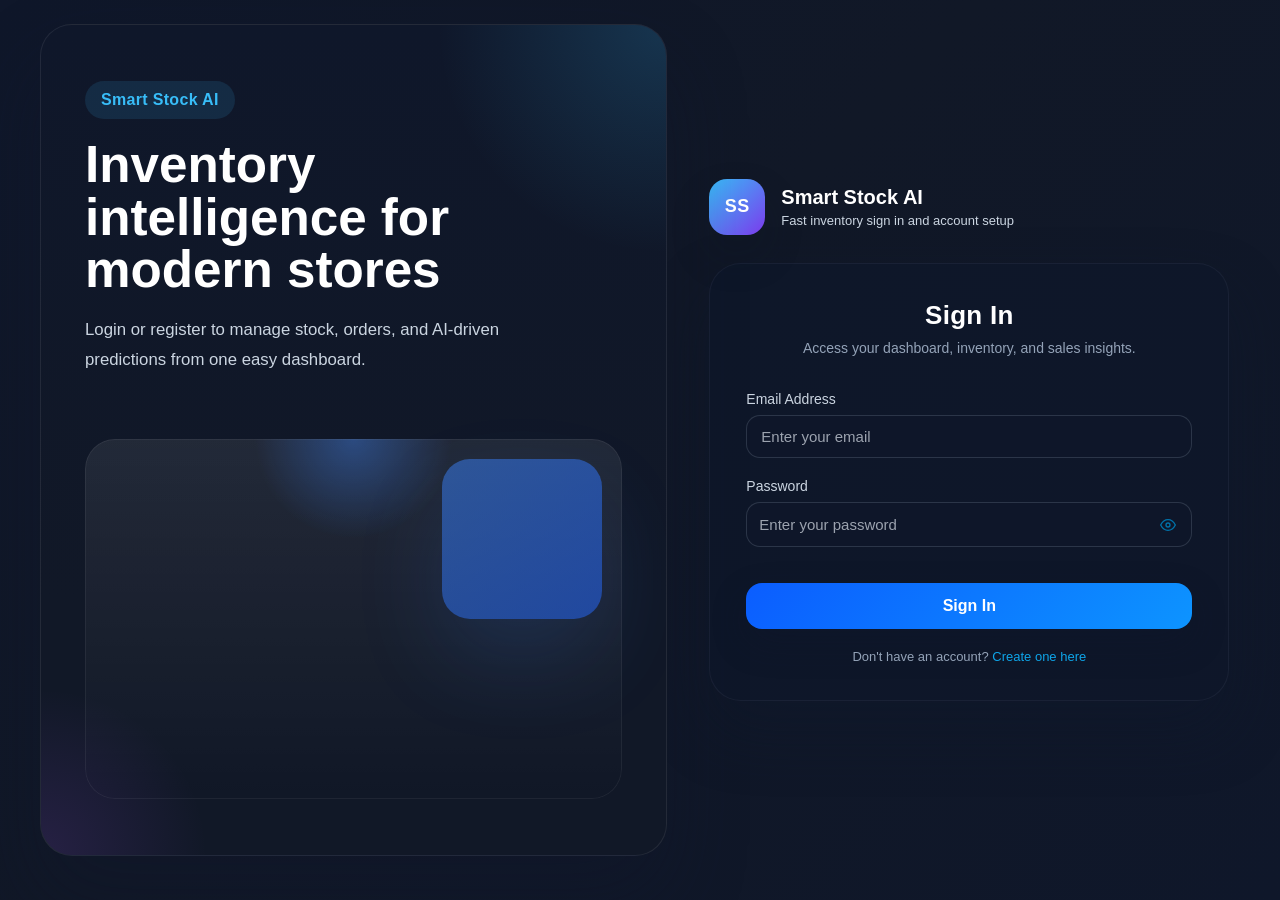
<file: 1st prog/index.html>
<!doctype html>
<html lang="en">
  <head>
    <meta charset="UTF-8" />
    <meta name="viewport" content="width=device-width, initial-scale=1.0" />
    <title>Login & Registration</title>
    <link rel="stylesheet" href="css/style.css" />
  </head>
  <body>
    <div class="page-shell">
      <section class="hero-panel">
        <div class="hero-content">
          <span class="hero-tag">Smart Stock AI</span>
          <h1>Inventory intelligence for modern stores</h1>
          <p>Login or register to manage stock, orders, and AI-driven predictions from one easy dashboard.</p>
        </div>
        <div class="hero-visual"></div>
      </section>

      <section class="auth-panel">
        <div class="container">
          <div class="auth-brand">
            <div class="brand-mark">SS</div>
            <div class="brand-copy">
              <h1>Smart Stock AI</h1>
              <p>Fast inventory sign in and account setup</p>
            </div>
          </div>
          <div class="auth-card">
            <div class="auth-entry" id="auth-entry" style="display: none;">
        <div class="entry-card">
          <h2>Welcome</h2>
          <p>
            Select login or registration to continue to your inventory
            dashboard.
          </p>
          <div class="entry-actions">
            <button
              type="button"
              class="btn btn-secondary"
              onclick="showAuthForm('login')"
            >
              Login
            </button>
            <button
              type="button"
              class="btn btn-primary"
              onclick="showAuthForm('register')"
            >
              Register
            </button>
          </div>
        </div>
      </div>

      <!-- Login Form -->
      <div class="form-container" id="login-form" style="display: none">
        <div class="form-header">
          <h2>Sign In</h2>
          <p class="form-subtitle">
            Access your dashboard, inventory, and sales insights.
          </p>
        </div>
        <form method="POST" action="php/auth/login.php">
          <div class="form-group">
            <label for="email">Email Address</label>
            <input
              type="email"
              id="email"
              name="email"
              placeholder="Enter your email"
              required
            />
          </div>
          <div class="form-group password-field">
            <label for="password">Password</label>
            <div class="password-wrapper">
              <input
                type="password"
                id="password"
                name="password"
                placeholder="Enter your password"
                required
              />
              <button
                type="button"
                class="password-toggle"
                onclick="
                  togglePasswordField('password');
                  return false;
                "
                tabindex="-1"
              >
                <svg
                  viewBox="0 0 24 24"
                  fill="none"
                  stroke="currentColor"
                  stroke-width="2"
                >
                  <path d="M1 12s4-8 11-8 11 8 11 8-4 8-11 8-11-8-11-8z"></path>
                  <circle cx="12" cy="12" r="3"></circle>
                </svg>
              </button>
            </div>
          </div>
          <button type="submit" class="btn btn-primary">Sign In</button>
          <p class="toggle-text">
            Don't have an account?
            <a href="#" onclick="showAuthForm('register')">Create one here</a>
          </p>
        </form>
        <div id="login-message"></div>
      </div>

      <!-- Registration Form -->
      <div class="form-container" id="register-form" style="display: none">
        <div class="form-header">
          <h2>Create Account</h2>
          <p class="form-subtitle">
            Create your account and connect your store.
          </p>
        </div>
        <form method="POST" action="php/auth/register.php">
          <div class="form-row">
            <div class="form-group">
              <label for="first-name">First Name</label>
              <input
                type="text"
                id="first-name"
                name="first_name"
                placeholder="John"
                required
              />
            </div>
            <div class="form-group">
              <label for="middle-name">Middle Name</label>
              <input
                type="text"
                id="middle-name"
                name="middle_name"
                placeholder="Robert"
              />
            </div>
          </div>
          <div class="form-row">
            <div class="form-group">
              <label for="suffix-name">Suffix</label>
              <input
                type="text"
                id="suffix-name"
                name="suffix_name"
                placeholder="Jr., Sr."
              />
            </div>
            <div class="form-group">
              <label for="last-name">Last Name</label>
              <input
                type="text"
                id="last-name"
                name="last_name"
                placeholder="Doe"
                required
              />
            </div>
          </div>
          <div class="form-group">
            <label for="reg-email">Email Address</label>
            <input
              type="email"
              id="reg-email"
              name="email"
              placeholder="john.doe@example.com"
              required
            />
          </div>
          <div class="form-row">
            <div class="form-group password-field">
              <label for="reg-password">Password</label>
              <div class="password-wrapper">
                <input
                  type="password"
                  id="reg-password"
                  name="password"
                  placeholder="Min. 6 characters"
                  required
                />
                <button
                  type="button"
                  class="password-toggle"
                  onclick="
                    togglePasswordField('reg-password');
                    return false;
                  "
                  tabindex="-1"
                >
                  <svg
                    viewBox="0 0 24 24"
                    fill="none"
                    stroke="currentColor"
                    stroke-width="2"
                  >
                    <path
                      d="M1 12s4-8 11-8 11 8 11 8-4 8-11 8-11-8-11-8z"
                    ></path>
                    <circle cx="12" cy="12" r="3"></circle>
                  </svg>
                </button>
              </div>
            </div>
            <div class="form-group password-field">
              <label for="confirm-password">Confirm Password</label>
              <div class="password-wrapper">
                <input
                  type="password"
                  id="confirm-password"
                  name="confirm_password"
                  placeholder="Repeat password"
                  required
                />
                <button
                  type="button"
                  class="password-toggle"
                  onclick="
                    togglePasswordField('confirm-password');
                    return false;
                  "
                  tabindex="-1"
                >
                  <svg
                    viewBox="0 0 24 24"
                    fill="none"
                    stroke="currentColor"
                    stroke-width="2"
                  >
                    <path
                      d="M1 12s4-8 11-8 11 8 11 8-4 8-11 8-11-8-11-8z"
                    ></path>
                    <circle cx="12" cy="12" r="3"></circle>
                  </svg>
                </button>
              </div>
            </div>
          </div>
          <div class="form-section">
            <h3>Location Information</h3>
            <div class="form-row">
              <div class="form-group">
                <label for="province">Province</label>
                <select id="province" name="province_id" required>
                  <option value="">Select Province</option>
                </select>
              </div>
              <div class="form-group">
                <label for="municipality">Municipality</label>
                <select
                  id="municipality"
                  name="municipality_id"
                  required
                  disabled
                >
                  <option value="">Select Municipality</option>
                </select>
              </div>
            </div>
            <div class="form-group">
              <label for="barangay">Barangay</label>
              <select id="barangay" name="barangay_id" required disabled>
                <option value="">Select Barangay</option>
              </select>
            </div>
          </div>
          <div class="form-section">
            <h3>Store Information</h3>
            <div class="form-group">
              <label for="store-option">Store Option</label>
              <div class="radio-group">
                <label class="radio-label">
                  <input
                    type="radio"
                    name="store_option"
                    value="existing"
                    checked
                    onchange="toggleStoreInput()"
                  />
                  <span>Select Existing Store</span>
                </label>
                <label class="radio-label">
                  <input
                    type="radio"
                    name="store_option"
                    value="new"
                    onchange="toggleStoreInput()"
                  />
                  <span>Create New Store</span>
                </label>
              </div>
            </div>
            <div class="form-group" id="existing-store-group">
              <label for="store-select">Select Store</label>
              <select id="store-select" name="store_id">
                <option value="">Choose a Store</option>
              </select>
            </div>
            <div class="form-group" id="new-store-group" style="display: none">
              <label for="custom-store-name">Store Name</label>
              <input
                type="text"
                id="custom-store-name"
                name="custom_store_name"
                placeholder="Enter your store name"
              />
            </div>
          </div>
          <button type="submit" class="btn btn-primary">Create Account</button>
          <p class="toggle-text">
            Already have an account?
            <a href="#" onclick="showAuthForm('login')">Sign in here</a>
          </p>
        </form>
        <div id="register-message"></div>
          </div>
        </div>
      </section>
    </div>

    <script src="js/script.js"></script>
  </body>
</html>
</file>
<file: 1st prog/css/style.css>
* {
    margin: 0;
    padding: 0;
    box-sizing: border-box;
}

body {
    font-family: -apple-system, BlinkMacSystemFont, 'Segoe UI', Roboto, Oxygen-Sans, Ubuntu, Cantarell, 'Helvetica Neue', sans-serif;
    background: linear-gradient(135deg, #0f172a 0%, #111827 45%, #0f172a 100%);
    min-height: 100vh;
    margin: 0;
    padding: 24px;
    color: #ffffff;
}

.page-shell {
    display: grid;
    grid-template-columns: 1.1fr 0.95fr;
    gap: 32px;
    width: min(1200px, 100%);
    margin: 0 auto;
    min-height: calc(100vh - 48px);
    padding-bottom: 20px;
}

.hero-panel {
    position: relative;
    border-radius: 32px;
    overflow: hidden;
    background: linear-gradient(180deg, #0f172a 0%, #111827 70%, #111827 100%);
    padding: 56px 44px;
    display: flex;
    flex-direction: column;
    justify-content: space-between;
    box-shadow: 0 40px 80px rgba(15, 23, 42, 0.32);
    border: 1px solid rgba(255, 255, 255, 0.08);
}

.hero-panel::before {
    content: "";
    position: absolute;
    inset: 0;
    background: radial-gradient(circle at top right, rgba(56, 189, 248, 0.18), transparent 22%),
                radial-gradient(circle at bottom left, rgba(168, 85, 247, 0.14), transparent 16%);
    pointer-events: none;
}

.auth-panel {
    display: flex;
    align-items: center;
    justify-content: center;
}

.auth-card {
    width: 100%;
    border-radius: 32px;
    background: rgba(15, 23, 42, 0.98);
    padding: 36px;
    box-shadow: 0 30px 60px rgba(15, 23, 42, 0.5);
    border: 1px solid rgba(148, 163, 184, 0.12);
}

.auth-brand {
    display: flex;
    align-items: center;
    gap: 14px;
    margin-bottom: 26px;
}

.brand-mark {
    width: 56px;
    height: 56px;
    border-radius: 18px;
    background: linear-gradient(135deg, #38bdf8, #7c3aed);
    color: white;
    font-weight: 700;
    display: grid;
    place-items: center;
    font-size: 18px;
    letter-spacing: 0.04em;
    box-shadow: 0 20px 40px rgba(15, 23, 42, 0.25);
}

.form-group {
    margin-bottom: 20px;
}

.form-group label {
    display: block;
    margin-bottom: 10px;
    color: #cbd5e1;
    font-weight: 600;
    font-size: 14px;
}

input, select {
    width: 100%;
    padding: 14px 16px;
    border: 1px solid rgba(148, 163, 184, 0.16);
    border-radius: 16px;
    font-size: 15px;
    transition: all 0.2s ease;
    background-color: rgba(15, 23, 42, 0.82);
    box-sizing: border-box;
    color: #e2e8f0;
}

input:focus, select:focus {
    outline: none;
    border-color: #38bdf8;
    background-color: rgba(15, 23, 42, 0.95);
    box-shadow: 0 0 0 3px rgba(56, 189, 248, 0.16);
}

.hero-panel .hero-content {
    position: relative;
    z-index: 1;
    max-width: 480px;
}

.hero-tag {
    display: inline-flex;
    align-items: center;
    gap: 10px;
    margin-bottom: 20px;
    padding: 10px 16px;
    border-radius: 999px;
    background: rgba(56, 189, 248, 0.12);
    color: #38bdf8;
    font-weight: 600;
    letter-spacing: 0.02em;
}

.hero-panel h1 {
    color: #ffffff;
    font-size: clamp(2.5rem, 4vw, 3.6rem);
    line-height: 1.03;
    margin: 0 0 18px;
}

.hero-panel p {
    color: #cbd5e1;
    font-size: 1.05rem;
    max-width: 470px;
    line-height: 1.8;
    margin: 0;
}

.hero-visual {
    position: relative;
    z-index: 1;
    height: 360px;
    border-radius: 30px;
    margin-top: 40px;
    background: radial-gradient(circle at top center, rgba(59, 130, 246, 0.38), transparent 22%),
                linear-gradient(180deg, rgba(255,255,255,0.08), rgba(255,255,255,0));
    box-shadow: inset 0 0 0 1px rgba(255,255,255,0.06);
}

.hero-visual::after {
    content: "";
    position: absolute;
    inset: 20px 20px auto auto;
    width: 160px;
    height: 160px;
    border-radius: 28px;
    background: linear-gradient(135deg, rgba(59,130,246,0.5), rgba(37,99,235,0.6));
    box-shadow: 0 40px 90px rgba(59,130,246,0.14);
}

.auth-panel {
    display: flex;
    align-items: center;
}

.container {
    width: 100%;
    max-width: 520px;
    padding: 0;
}

.auth-card {
    width: 100%;
    border-radius: 32px;
    background: rgba(15, 23, 42, 0.96);
    padding: 36px;
    box-shadow: 0 30px 60px rgba(15, 23, 42, 0.42);
    border: 1px solid rgba(148, 163, 184, 0.08);
}

.auth-brand {
    display: flex;
    align-items: center;
    gap: 14px;
    margin-bottom: 26px;
}

.entry-card {
    background: rgba(15, 23, 42, 0.95);
    border: 1px solid rgba(148, 163, 184, 0.12);
    border-radius: 24px;
    padding: 28px 28px 24px;
    box-shadow: 0 18px 42px rgba(15, 23, 42, 0.18);
    text-align: center;
}

.entry-card h2 {
    color: #ffffff;
    font-size: 28px;
    margin-bottom: 12px;
}

.entry-card p {
    color: #94a3b8;
    font-size: 15px;
    line-height: 1.7;
    margin-bottom: 24px;
}

.entry-actions {
    display: flex;
    justify-content: center;
    gap: 14px;
    flex-wrap: wrap;
}

.btn-secondary {
    background: #ffffff;
    color: #0f172a;
    border: 1px solid #cbd5e1;
    box-shadow: inset 0 0 0 1px transparent;
}

.btn-secondary:hover {
    background: #f8fafc;
}

.auth-brand {
    display: flex;
    align-items: center;
    gap: 16px;
    margin-bottom: 28px;
}

.brand-mark {
    width: 56px;
    height: 56px;
    border-radius: 18px;
    background: linear-gradient(135deg, #38bdf8, #7c3aed);
    color: white;
    font-weight: 700;
    display: grid;
    place-items: center;
    font-size: 18px;
    letter-spacing: 0.04em;
    box-shadow: 0 20px 40px rgba(15, 23, 42, 0.2);
}

.brand-copy h1 {
    font-size: 20px;
    margin-bottom: 4px;
    color: #ffffff;
}

.brand-copy p {
    color: #cbd5e1;
    font-size: 13px;
}

.form-container {
    background: transparent;
    padding: 0;
    border-radius: 0;
    box-shadow: none;
    animation: slideIn 0.3s ease;
}

@keyframes slideIn {
    from {
        opacity: 0;
        transform: translateY(-20px);
    }
    to {
        opacity: 1;
        transform: translateY(0);
    }
}

.form-header {
    text-align: center;
    margin-bottom: 32px;
}

.form-header h2 {
    color: #ffffff;
    font-size: 26px;
    font-weight: 700;
    margin-bottom: 6px;
    letter-spacing: 0.01em;
}

.form-header p,
.form-subtitle {
    color: #94a3b8;
    font-size: 14px;
    line-height: 1.6;
    margin: 0;
}

.form-subtitle {
    margin-top: 6px;
}

.form-row {
    display: grid;
    grid-template-columns: 1fr 1fr;
    gap: 16px;
}

.form-group {
    margin-bottom: 20px;
}

.form-group label {
    display: block;
    margin-bottom: 8px;
    color: #cbd5e1;
    font-weight: 500;
    font-size: 14px;
}

input, select {
    width: 100%;
    padding: 12px 14px;
    border: 1px solid rgba(148, 163, 184, 0.22);
    border-radius: 14px;
    font-size: 15px;
    transition: all 0.2s ease;
    background-color: rgba(15, 23, 42, 0.8);
    box-sizing: border-box;
    color: #e2e8f0;
}

.password-wrapper {
    position: relative;
    display: block;
    width: 100%;
}

.password-wrapper input {
    width: 100%;
    padding-right: 48px;
    padding-left: 12px;
    height: 45px;
    display: block;
    background-color: rgba(15, 23, 42, 0.8);
}

.password-toggle {
    position: absolute;
    right: 12px;
    top: 50%;
    transform: translateY(-50%);
    border: none;
    background: transparent;
    cursor: pointer;
    padding: 4px;
    width: 24px;
    height: 24px;
    display: flex;
    align-items: center;
    justify-content: center;
    color: #0073aa;
    opacity: 1;
    transition: opacity 0.2s ease;
    z-index: 10;
    pointer-events: auto;
    line-height: 1;
}

.password-toggle svg {
    width: 100%;
    height: 100%;
    stroke: currentColor;
    fill: none;
}

.password-toggle:hover {
    opacity: 0.7;
}

.password-toggle:focus {
    outline: none;
}

input:focus, select:focus {
    outline: none;
    border-color: #38bdf8;
    background-color: rgba(15, 23, 42, 0.95);
    box-shadow: 0 0 0 3px rgba(56, 189, 248, 0.18);
}

input::placeholder {
    color: #9ca3af;
}

.btn {
    display: inline-flex;
    align-items: center;
    justify-content: center;
    width: 100%;
    min-width: 160px;
    padding: 14px 22px;
    background: linear-gradient(135deg, #0b5dff, #0d94ff);
    color: white;
    border: none;
    border-radius: 16px;
    font-size: 16px;
    font-weight: 600;
    cursor: pointer;
    transition: transform 0.2s ease, box-shadow 0.2s ease, opacity 0.2s ease, background 0.2s ease;
    margin-top: 16px;
    box-shadow: 0 14px 34px rgba(15, 23, 42, 0.28);
}

.btn:hover {
    transform: translateY(-1px);
    opacity: 0.98;
}

.btn:active {
    transform: translateY(0);
    box-shadow: 0 10px 22px rgba(15, 23, 42, 0.28);
}

.btn-primary {
    background: linear-gradient(135deg, #0b5dff, #0d94ff);
}

.btn-secondary {
    background: rgba(255, 255, 255, 0.08);
    color: #f8fafc;
    border: 1px solid rgba(148, 163, 184, 0.2);
}

.btn-secondary:hover {
    background: rgba(255, 255, 255, 0.14);
}

.btn-danger {
    background: linear-gradient(135deg, #ef4444, #b91c1c);
    color: white;
    box-shadow: 0 12px 28px rgba(190, 18, 60, 0.28);
}

.btn-danger:hover {
    background: linear-gradient(135deg, #f87171, #dc2626);
}

.btn-tertiary {
    background: rgba(255, 255, 255, 0.06);
    color: #cbd5e1;
    border: 1px solid rgba(148, 163, 184, 0.16);
}

.btn-tertiary:hover {
    background: rgba(255, 255, 255, 0.12);
}

.panel-form button.btn {
    width: 100%;
}

.product-table .btn {
    display: inline-flex;
    align-items: center;
    justify-content: center;
    width: auto;
    padding: 10px 16px;
    font-size: 14px;
    min-width: 120px;
    border-radius: 12px;
    box-shadow: 0 10px 20px rgba(15, 23, 42, 0.18);
    transition: transform 0.2s ease, box-shadow 0.2s ease, background 0.2s ease;
}

.product-table .btn:hover {
    transform: translateY(-1px);
    box-shadow: 0 14px 24px rgba(15, 23, 42, 0.22);
}

.product-table .btn-danger {
    min-width: 110px;
}

.toggle-text {
    text-align: center;
    margin-top: 20px;
    color: #94a3b8;
    font-size: 13px;
}

.toggle-text a {
    color: #0ea5e9;
    text-decoration: none;
    font-weight: 500;
    cursor: pointer;
    transition: color 0.2s;
}

.toggle-text a:hover {
    color: #38bdf8;
}

.toggle-text a:hover {
    color: #005a87;
    text-decoration: underline;
}

#login-message, #register-message {
    margin-top: 20px;
    padding: 16px;
    border-radius: 8px;
    text-align: center;
    font-weight: 500;
    display: none;
}

#login-message.success, #register-message.success {
    display: block;
    background: #d1fae5;
    color: #065f46;
    border: 1px solid #a7f3d0;
}

#login-message.error, #register-message.error {
    display: block;
    background: #fee2e2;
    color: #991b1b;
    border: 1px solid #fecaca;
}

.form-section {
    margin-bottom: 24px;
    padding: 20px;
    background: rgba(15, 23, 42, 0.7);
    border-radius: 18px;
    border: 1px solid rgba(148, 163, 184, 0.12);
}

.form-section h3 {
    margin-bottom: 16px;
    color: #374151;
    font-size: 16px;
    font-weight: 600;
}

.radio-group {
    display: flex;
    gap: 16px;
    margin-top: 8px;
}

.radio-label {
    display: flex;
    align-items: center;
    gap: 8px;
    cursor: pointer;
    font-weight: 500;
    color: #374151;
}

.radio-label input[type="radio"] {
    width: auto;
    margin: 0;
}

@media (max-width: 900px) {
    .page-shell {
        grid-template-columns: 1fr;
    }

    .hero-panel {
        padding: 36px 28px;
    }

    .hero-visual {
        height: 280px;
    }
}

@media (max-width: 700px) {
    .container {
        max-width: 100%;
        padding: 16px;
    }

    .form-container {
        padding: 24px 20px;
    }

    .hero-panel {
        border-radius: 24px;
    }

    .form-header h2 {
        font-size: 24px;
    }

    .form-row {
        grid-template-columns: 1fr;
        gap: 12px;
    }

    .radio-group {
        flex-direction: column;
        gap: 12px;
    }
}

/* Admin dashboard styles */
body.admin-body {
    min-height: 100vh;
    background: #f4f5fb;
    display: block;
    padding: 0;
}

.app-shell {
    display: grid;
    grid-template-columns: 280px 1fr;
    min-height: 100vh;
}

.sidebar {
    background: #ffffff;
    border-right: 1px solid #e6e9f4;
    padding: 32px 24px;
    display: flex;
    flex-direction: column;
    gap: 28px;
}

.brand {
    display: flex;
    align-items: center;
    gap: 16px;
    margin-bottom: 24px;
}

.brand-logo {
    width: 48px;
    height: 48px;
    border-radius: 14px;
    background: linear-gradient(135deg, #7f5dff, #c271ff);
    color: white;
    font-weight: 700;
    display: grid;
    place-items: center;
    font-size: 20px;
}

.brand h1 {
    margin-bottom: 4px;
    font-size: 18px;
}

.brand p {
    color: #7b7e8c;
    font-size: 13px;
}

.profile-card {
    display: flex;
    align-items: center;
    gap: 14px;
    padding: 18px;
    background: #f6f7ff;
    border-radius: 16px;
}

.profile-avatar {
    width: 46px;
    height: 46px;
    border-radius: 50%;
    background: #7f5dff;
    color: white;
    display: grid;
    place-items: center;
    font-weight: 700;
    font-size: 18px;
}

.profile-card strong {
    display: block;
    font-size: 15px;
}

.profile-card p {
    color: #6b7280;
    font-size: 13px;
}

.menu {
    display: flex;
    flex-direction: column;
    gap: 12px;
}

.menu-item {
    display: flex;
    align-items: center;
    gap: 10px;
    padding: 14px 16px;
    border-radius: 14px;
    color: #5b6081;
    text-decoration: none;
    font-weight: 500;
    transition: background 0.2s, color 0.2s;
}

.menu-item:hover,
.menu-item.active {
    background: rgba(102, 126, 234, 0.08);
    color: #4f46e5;
}

.main-content {
    padding: 32px 32px 48px;
}

.topbar {
    display: flex;
    justify-content: space-between;
    align-items: center;
    gap: 16px;
    margin-bottom: 28px;
}

.topbar h2 {
    font-size: 28px;
    margin-bottom: 6px;
}

.topbar p {
    color: #6b7280;
}

.topbar-actions {
    display: flex;
    align-items: center;
    gap: 14px;
}

.user-chip {
    padding: 12px 16px;
    background: #ffffff;
    border-radius: 14px;
    box-shadow: 0 10px 25px rgba(134, 139, 242, 0.08);
    display: flex;
    flex-direction: column;
    align-items: flex-start;
}

.user-chip span {
    font-weight: 700;
}

.user-chip small {
    color: #6b7280;
}

.btn-logout {
    background: #4f46e5;
    color: white;
    border: none;
    padding: 12px 20px;
    border-radius: 14px;
    cursor: pointer;
}

.metrics-grid {
    display: grid;
    grid-template-columns: repeat(3, minmax(0, 1fr));
    gap: 20px;
    margin-bottom: 24px;
}

.metric-card {
    padding: 24px;
    border-radius: 24px;
    color: white;
    display: flex;
    flex-direction: column;
    justify-content: space-between;
    min-height: 150px;
}

.metric-card p {
    margin-bottom: 14px;
    opacity: 0.9;
}

.metric-card h2 {
    font-size: 34px;
    margin-bottom: 0;
}

.metric-tag {
    display: inline-block;
    margin-top: 20px;
    background: rgba(255,255,255,0.18);
    padding: 8px 12px;
    border-radius: 999px;
    font-size: 13px;
}

.gradient-pink {
    background: linear-gradient(135deg, #ff8ba7 0%, #ff6776 100%);
}

.gradient-blue {
    background: linear-gradient(135deg, #4491ff 0%, #1bb2ff 100%);
}

.gradient-green {
    background: linear-gradient(135deg, #1fd1a6 0%, #2dd4bf 100%);
}

.charts-row {
    display: grid;
    grid-template-columns: 2fr 1fr;
    gap: 22px;
    margin-bottom: 24px;
}

.chart-panel {
    background: white;
    padding: 24px;
    border-radius: 24px;
    box-shadow: 0 12px 40px rgba(90, 100, 200, 0.08);
}

.donut-panel {
    display: flex;
    flex-direction: column;
    justify-content: space-between;
}

.panel-header {
    display: flex;
    justify-content: space-between;
    align-items: center;
    margin-bottom: 22px;
    gap: 12px;
}

.panel-header h3 {
    font-size: 20px;
    margin: 0;
}

.panel-badges {
    display: flex;
    gap: 10px;
}

.panel-badges span {
    padding: 8px 12px;
    border-radius: 999px;
    background: #f3f4ff;
    color: #4b5563;
    font-size: 13px;
}

.prediction-list {
    background: white;
    padding: 24px;
    border-radius: 24px;
    box-shadow: 0 12px 40px rgba(90, 100, 200, 0.08);
}

.section-header {
    display: flex;
    justify-content: space-between;
    align-items: center;
    margin-bottom: 18px;
}

.section-header h3 {
    margin: 0;
}

.section-header span {
    color: #6b7280;
    font-size: 14px;
}

.prediction-cards {
    display: grid;
    grid-template-columns: repeat(3, minmax(0, 1fr));
    gap: 18px;
}

.prediction-card {
    padding: 18px;
    background: #f8f9ff;
    border-radius: 20px;
    min-height: 170px;
    display: flex;
    flex-direction: column;
    justify-content: space-between;
}

.prediction-header {
    display: flex;
    justify-content: space-between;
    align-items: center;
    gap: 12px;
    margin-bottom: 14px;
}

.prediction-header span {
    background: rgba(79, 70, 229, 0.1);
    color: #4f46e5;
    padding: 6px 10px;
    border-radius: 999px;
    font-size: 12px;
}

.prediction-card p {
    color: #4b5563;
    font-size: 14px;
    line-height: 1.7;
}

.prediction-footer {
    display: flex;
    justify-content: space-between;
    align-items: center;
    color: #6b7280;
    font-size: 13px;
    margin-top: 16px;
}

.empty-state {
    padding: 36px;
    text-align: center;
    color: #6b7280;
}

@media (max-width: 1100px) {
    .app-shell {
        grid-template-columns: 1fr;
    }

    .charts-row,
    .prediction-cards {
        grid-template-columns: 1fr;
    }

    .sidebar {
        flex-direction: row;
        overflow-x: auto;
        padding: 18px;
        border-right: none;
        border-bottom: 1px solid #e6e9f4;
    }

    .menu {
        flex-direction: row;
        gap: 8px;
    }

    .profile-card {
        display: none;
    }
}

@media (max-width: 720px) {
    .main-content {
        padding: 20px;
    }

    .topbar {
        flex-direction: column;
        align-items: flex-start;
        gap: 16px;
    }

    .metric-card {
        min-height: 130px;
    }
}

.page-grid {
    display: grid;
    grid-template-columns: repeat(2, minmax(0, 1fr));
    gap: 24px;
    margin-bottom: 24px;
}

.panel-box,
.panel-card {
    background: white;
    padding: 24px;
    border-radius: 24px;
    box-shadow: 0 12px 40px rgba(90, 100, 200, 0.08);
}

.panel-title,
.panel-header {
    display: flex;
    justify-content: space-between;
    align-items: center;
    margin-bottom: 18px;
    gap: 10px;
}

.panel-title h3,
.panel-header h3 {
    margin: 0;
    font-size: 18px;
}

.panel-form {
    display: grid;
    gap: 16px;
}

.panel-form label {
    font-weight: 600;
    color: #4b5563;
}

.table-responsive {
    overflow-x: auto;
}

.product-table {
    width: 100%;
    border-collapse: collapse;
    min-width: 720px;
}

.product-table th,
.product-table td {
    padding: 16px 14px;
    text-align: left;
    border-bottom: 1px solid #edf2f7;
    color: #4b5563;
    font-size: 14px;
}

.product-table th {
    background: #f8f9ff;
    font-weight: 700;
}

.product-table tr:hover {
    background: #fafbff;
}

.alert {
    border-radius: 16px;
    padding: 16px 20px;
    margin-bottom: 20px;
    font-weight: 600;
}

.success-alert {
    background: #e3fcec;
    color: #065f46;
}

.error-alert {
    background: #ffe3e3;
    color: #7f1d1d;
}

@media (max-width: 900px) {
    .page-grid {
        grid-template-columns: 1fr;
    }
    .product-table {
        min-width: 100%;
    }
}

/* Dark dashboard theme overrides */
body.admin-body {
    background: radial-gradient(circle at top left, rgba(59, 130, 246, 0.1), transparent 24%),
                linear-gradient(180deg, #070b17, #0b1225 80%);
    color: #e2e8f0;
}

.app-shell {
    background: transparent;
}

.sidebar {
    background: rgba(10, 17, 33, 0.96);
    border-right: 1px solid rgba(148, 163, 184, 0.1);
    padding: 32px 24px;
}

.brand h1,
.brand p,
.profile-card strong,
.profile-card p,
.menu-item,
.panel-header h3,
.section-header h3,
.panel-title h3,
.panel-header h3,
.panel-card h3,
.product-table th,
.product-table td,
.prediction-header strong,
.prediction-card p,
.empty-state,
.topbar h2,
.topbar p,
.user-chip span,
.user-chip small {
    color: #e2e8f0;
}

.brand-logo {
    background: linear-gradient(135deg, #4755ff, #7c3aed);
}

.brand h1 {
    margin-bottom: 4px;
    font-size: 18px;
    color: #f8fafc;
}

.brand p {
    color: #94a3b8;
}

.profile-card {
    padding: 18px;
    background: rgba(15, 23, 42, 0.92);
    border-radius: 16px;
    border: 1px solid rgba(148, 163, 184, 0.14);
}

.profile-avatar {
    background: #4755ff;
}

.menu-item {
    color: #cbd5e1;
    background: transparent;
}

.menu-item:hover,
.menu-item.active {
    background: rgba(59, 130, 246, 0.14);
    color: #ffffff;
}

.menu-item.active {
    border-left: 4px solid #38bdf8;
    padding-left: 12px;
}

.main-content {
    padding: 32px 32px 48px;
}

.topbar {
    display: flex;
    justify-content: space-between;
    align-items: center;
    gap: 16px;
    margin-bottom: 28px;
}

.topbar h2 {
    font-size: 28px;
    margin-bottom: 6px;
    color: #ffffff;
}

.topbar p {
    color: #94a3b8;
}

.topbar-actions {
    display: flex;
    align-items: center;
    gap: 14px;
}

.user-chip {
    padding: 12px 16px;
    background: rgba(15, 23, 42, 0.95);
    border-radius: 14px;
    box-shadow: 0 10px 25px rgba(0, 0, 0, 0.2);
    display: flex;
    flex-direction: column;
    align-items: flex-start;
}

.user-chip small {
    color: #94a3b8;
}

.btn-logout {
    background: linear-gradient(135deg, #7c3aed, #0d94ff);
    color: white;
    border: none;
    padding: 12px 20px;
    border-radius: 14px;
    cursor: pointer;
}

.metrics-grid {
    gap: 20px;
    margin-bottom: 24px;
}

.metric-card {
    padding: 24px;
    border-radius: 24px;
    color: white;
    display: flex;
    flex-direction: column;
    justify-content: space-between;
    min-height: 150px;
    background: rgba(15, 23, 42, 0.94);
    border: 1px solid rgba(148, 163, 184, 0.12);
    box-shadow: 0 20px 40px rgba(0, 0, 0, 0.18);
}

.metric-card p {
    margin-bottom: 14px;
    opacity: 0.8;
}

.metric-card h2 {
    font-size: 34px;
    margin-bottom: 0;
}

.metric-tag {
    display: inline-block;
    margin-top: 20px;
    background: rgba(255, 255, 255, 0.08);
    padding: 8px 12px;
    border-radius: 999px;
    font-size: 13px;
    color: #cbd5e1;
}

.gradient-pink {
    background: linear-gradient(135deg, #ff6fa1 0%, #9234ff 100%);
}

.gradient-blue {
    background: linear-gradient(135deg, #3b82f6 0%, #0b69f7 100%);
}

.gradient-green {
    background: linear-gradient(135deg, #22c55e 0%, #14b8a6 100%);
}

.charts-row {
    display: grid;
    grid-template-columns: 2fr 1fr;
    gap: 22px;
    margin-bottom: 24px;
}

.chart-panel {
    background: rgba(15, 23, 42, 0.95);
    padding: 24px;
    border-radius: 24px;
    box-shadow: 0 20px 40px rgba(0, 0, 0, 0.16);
    border: 1px solid rgba(148, 163, 184, 0.12);
}

.panel-header {
    display: flex;
    justify-content: space-between;
    align-items: center;
    margin-bottom: 22px;
    gap: 12px;
}

.panel-header h3 {
    font-size: 20px;
    margin: 0;
    color: #ffffff;
}

.panel-badges span {
    padding: 8px 12px;
    border-radius: 999px;
    background: rgba(255, 255, 255, 0.08);
    color: #cbd5e1;
    font-size: 13px;
}

.prediction-list {
    background: rgba(15, 23, 42, 0.95);
    padding: 24px;
    border-radius: 24px;
    box-shadow: 0 20px 40px rgba(0, 0, 0, 0.16);
    border: 1px solid rgba(148, 163, 184, 0.12);
}

.section-header {
    display: flex;
    justify-content: space-between;
    align-items: center;
    margin-bottom: 18px;
}

.section-header h3 {
    margin: 0;
    color: #ffffff;
}

.section-header span {
    color: #94a3b8;
    font-size: 14px;
}

.prediction-cards {
    display: grid;
    grid-template-columns: repeat(3, minmax(0, 1fr));
    gap: 18px;
}

.prediction-card {
    padding: 18px;
    background: rgba(15, 23, 42, 0.92);
    border-radius: 20px;
    min-height: 170px;
    display: flex;
    flex-direction: column;
    justify-content: space-between;
    border: 1px solid rgba(148, 163, 184, 0.1);
}

.prediction-header {
    display: flex;
    justify-content: space-between;
    align-items: center;
    gap: 12px;
    margin-bottom: 14px;
}

.prediction-header span {
    background: rgba(79, 70, 229, 0.16);
    color: #c7d2fe;
    padding: 6px 10px;
    border-radius: 999px;
    font-size: 12px;
}

.prediction-card p {
    color: #cbd5e1;
    font-size: 14px;
    line-height: 1.7;
}

.prediction-footer {
    display: flex;
    justify-content: space-between;
    align-items: center;
    color: #94a3b8;
    font-size: 13px;
    margin-top: 16px;
}

.empty-state {
    padding: 36px;
    text-align: center;
    color: #94a3b8;
}

.page-grid,
.panel-box,
.panel-card {
    background: rgba(15, 23, 42, 0.95);
    border: 1px solid rgba(148, 163, 184, 0.12);
    box-shadow: 0 20px 40px rgba(0, 0, 0, 0.16);
}

.panel-form label {
    font-weight: 600;
    color: #cbd5e1;
}

.product-table th,
.product-table td {
    padding: 16px 14px;
    text-align: left;
    border-bottom: 1px solid rgba(148, 163, 184, 0.1);
    color: #cbd5e1;
    font-size: 14px;
}

.product-table th {
    background: rgba(15, 23, 42, 0.92);
    color: #f8fafc;
}

.product-table tr:hover {
    background: rgba(255, 255, 255, 0.04);
}

.alert {
    border-radius: 16px;
    padding: 16px 20px;
    margin-bottom: 20px;
    font-weight: 600;
    background: rgba(15, 23, 42, 0.95);
    color: #f8fafc;
    border: 1px solid rgba(148, 163, 184, 0.12);
}

.success-alert {
    background: rgba(16, 185, 129, 0.12);
    color: #a7f3d0;
}

.error-alert {
    background: rgba(239, 68, 68, 0.12);
    color: #fecaca;
}

.sales-section {
    margin-top: 20px;
}

.sale-form {
    max-width: 440px;
}

.muted-text {
    color: #94a3b8;
    font-size: 14px;
    line-height: 1.5;
    margin-top: 12px;
}

.best-sellers {
    list-style-position: inside;
    margin: 0;
    padding: 0;
}

.best-sellers li {
    display: flex;
    justify-content: space-between;
    padding: 12px 4px;
    border-bottom: 1px solid rgba(148, 163, 184, 0.12);
}

.assessment-reason {
    display: block;
    margin-top: 4px;
}

@media (max-width: 1100px) {
    .sidebar {
        border-bottom: 1px solid rgba(148, 163, 184, 0.12);
    }
}
</file>
